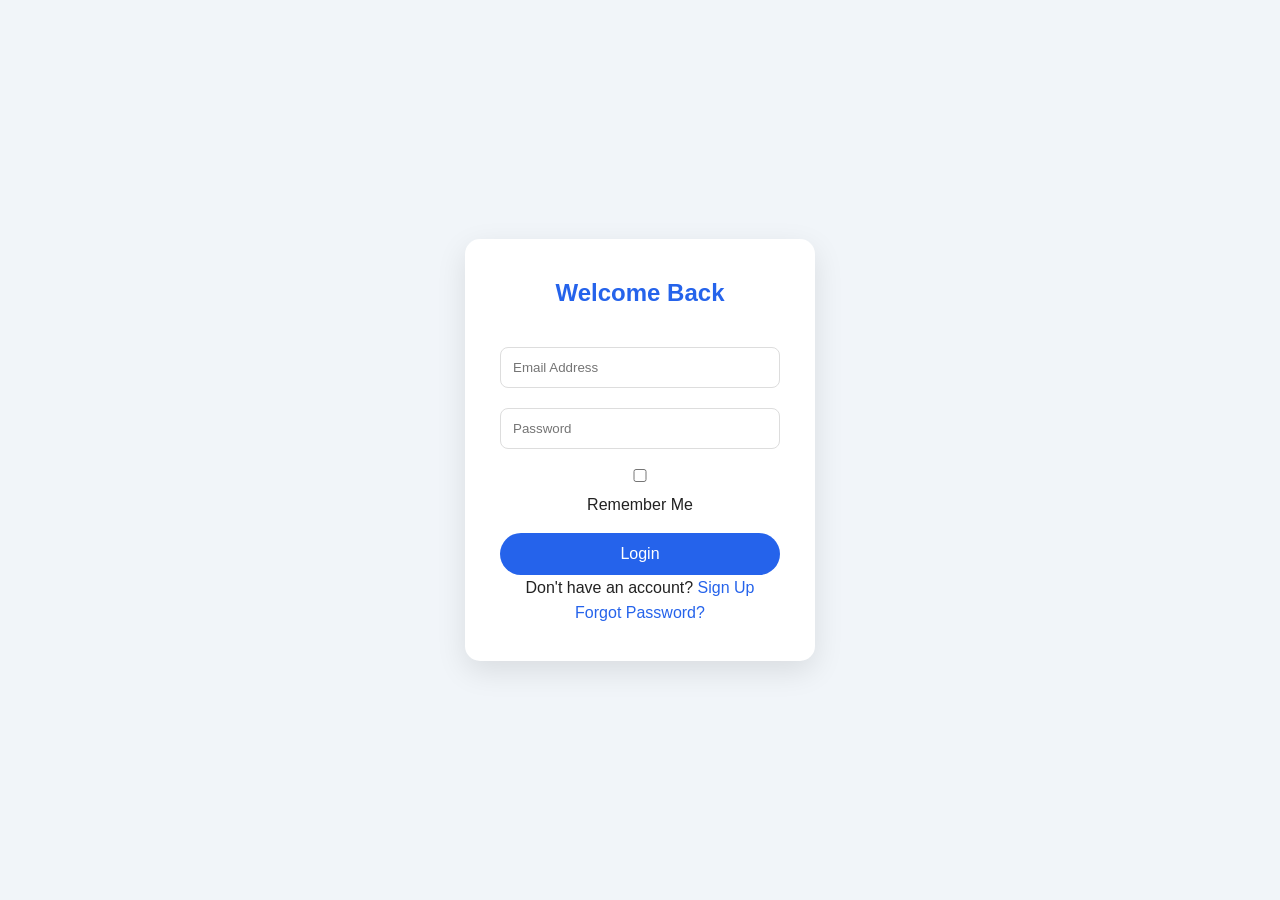
<file: login.html>
<!DOCTYPE html>
<html lang="en">

<head>

    <meta charset="UTF-8">
    <meta name="viewport" content="width=device-width, initial-scale=1.0">

    <title>FinWise | Login</title>

    <link rel="stylesheet" href="style.css">

</head>


<body>


<div class="auth-container">


    <div class="auth-box">


        <h2>Welcome Back</h2>


        <form id="loginForm">


            <input 
                type="email" 
                id="loginEmail" 
                placeholder="Email Address"
                required
            >


            <input 
                type="password" 
                id="loginPassword" 
                placeholder="Password"
                required
            >


            <div class="remember">

                <label>
                    <input type="checkbox">
                    Remember Me
                </label>

            </div>


            <button type="submit">
                Login
            </button>


        </form>


        <p>
            Don't have an account?
            <a href="signup.html">Sign Up</a>
        </p>


        <a href="#" class="forgot">
            Forgot Password?
        </a>


    </div>


</div>


<script src="script.js"></script>


</body>

</html>
</file>
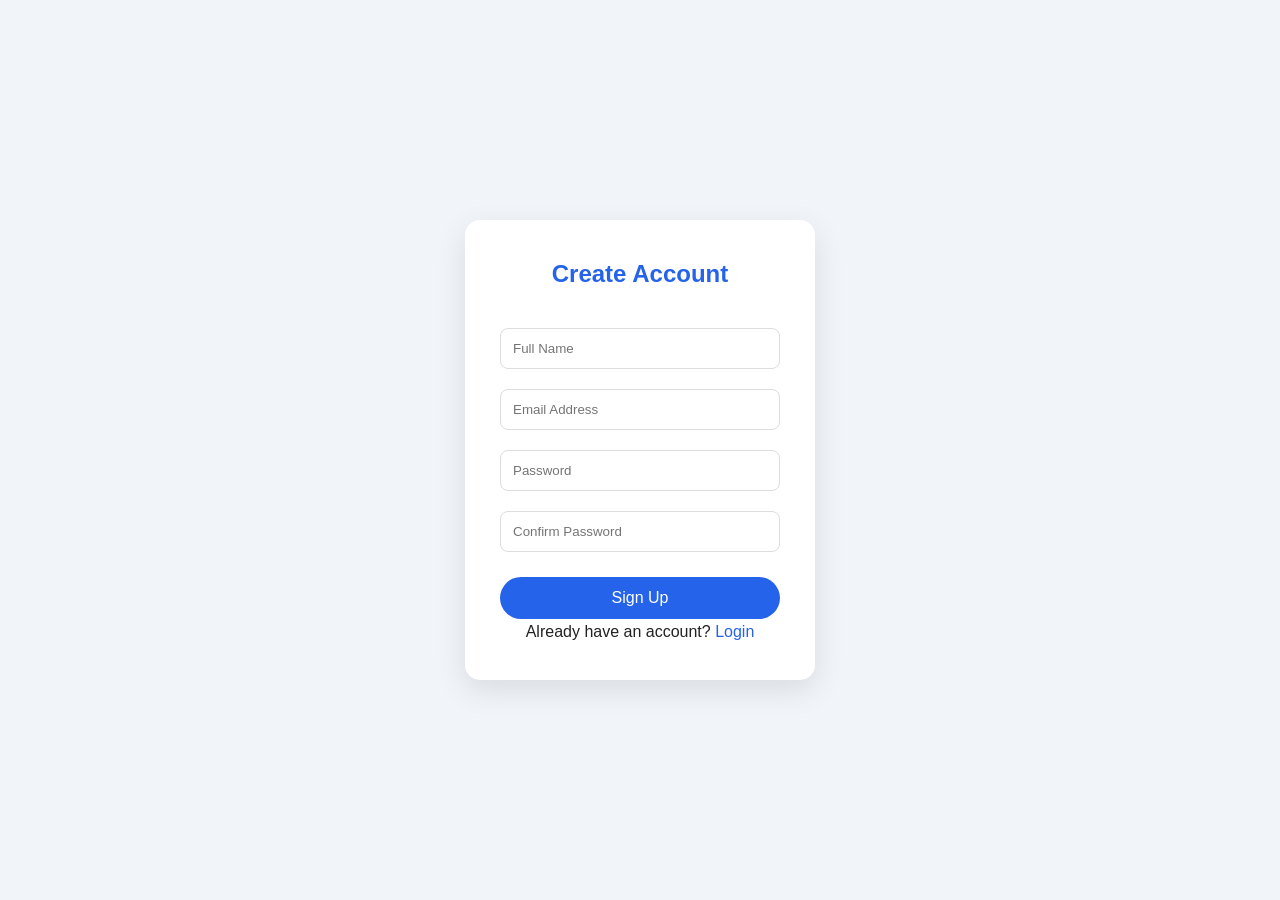
<file: signup.html>
<!DOCTYPE html>
<html lang="en">

<head>
    <meta charset="UTF-8">
    <meta name="viewport" content="width=device-width, initial-scale=1.0">

    <title>FinWise | Sign Up</title>

    <link rel="stylesheet" href="style.css">

</head>

<body>

<div class="auth-container">

    <div class="auth-box">

        <h2>Create Account</h2>

        <form id="signupForm">

            <input 
                type="text" 
                id="name" 
                placeholder="Full Name"
                required
            >

            <input 
                type="email" 
                id="email" 
                placeholder="Email Address"
                required
            >

            <input 
                type="password" 
                id="password" 
                placeholder="Password"
                required
            >

            <input 
                type="password" 
                id="confirmPassword" 
                placeholder="Confirm Password"
                required
            >

            <button type="submit">
                Sign Up
            </button>

        </form>


        <p>
            Already have an account?
            <a href="login.html">Login</a>
        </p>

    </div>

</div>


<script src="script.js"></script>

</body>

</html>
</file>
<file: style.css>
/* =========================
   GOOGLE FONT
========================= */

*{
    margin:0;
    padding:0;
    box-sizing:border-box;
    font-family:'Poppins',sans-serif;
}

html{
    scroll-behavior:smooth;
}

body{
    background:#f7f9fc;
    color:#222;
    line-height:1.6;
}

/* =========================
   HEADER
========================= */

header{
    width:100%;
    background:#fff;
    box-shadow:0 2px 10px rgba(0,0,0,.08);
    position:fixed;
    top:0;
    left:0;
    z-index:1000;
}

.container{
    width:90%;
    max-width:1200px;
    margin:auto;
    display:flex;
    justify-content:space-between;
    align-items:center;
    padding:18px 0;
}

.logo{
    font-size:28px;
    font-weight:700;
    color:#0d6efd;
    display:flex;
    align-items:center;
    gap:10px;
}

nav ul{
    display:flex;
    list-style:none;
    gap:35px;
}

nav ul li a{
    text-decoration:none;
    color:#333;
    font-weight:500;
    transition:.3s;
}

nav ul li a:hover{
    color:#0d6efd;
}

.nav-btn{
    text-decoration:none;
    background:#0d6efd;
    color:#fff;
    padding:10px 22px;
    border-radius:30px;
    transition:.3s;
}

.nav-btn:hover{
    background:#084fc7;
}

/* =========================
   HERO
========================= */

.hero{
    min-height:100vh;
    display:flex;
    justify-content:space-around;
    align-items:center;
    padding:120px 8% 60px;
    background:linear-gradient(135deg,#0d6efd,#4da3ff);
    color:#fff;
    gap:50px;
}

.hero-text{
    flex:1;
}

.hero-text h1{
    font-size:55px;
    margin-bottom:20px;
    line-height:1.2;
}

.hero-text p{
    font-size:18px;
    margin-bottom:35px;
    max-width:600px;
}

.hero-buttons{
    display:flex;
    gap:20px;
}

.btn,
.btn2{
    text-decoration:none;
    padding:14px 28px;
    border-radius:40px;
    font-weight:600;
    transition:.3s;
}

.btn{
    background:#fff;
    color:#0d6efd;
}

.btn:hover{
    transform:translateY(-4px);
}

.btn2{
    border:2px solid #fff;
    color:#fff;
}

.btn2:hover{
    background:#fff;
    color:#0d6efd;
}

.hero-image{
    flex:1;
    display:flex;
    justify-content:center;
}

.hero-image img{
    width:100%;
    max-width:500px;
    border-radius:20px;
    box-shadow:0 20px 40px rgba(0,0,0,.25);
}

/* =========================
   FEATURES
========================= */

.features{
    padding:90px 8%;
    text-align:center;
}

.features h2{
    font-size:40px;
    margin-bottom:50px;
}

.feature-container{
    display:grid;
    grid-template-columns:repeat(auto-fit,minmax(250px,1fr));
    gap:30px;
}

.card{
    background:#fff;
    padding:35px;
    border-radius:15px;
    box-shadow:0 10px 25px rgba(0,0,0,.08);
    transition:.4s;
}

.card:hover{
    transform:translateY(-10px);
}

.card i{
    font-size:45px;
    color:#0d6efd;
    margin-bottom:20px;
}

.card h3{
    margin-bottom:15px;
}

/* =========================
   WHY CHOOSE US
========================= */

.why{
    padding:90px 8%;
    display:flex;
    align-items:center;
    justify-content:center;
    gap:60px;
    background:#fff;
}

.why-image img{
    width:500px;
    max-width:100%;
    border-radius:20px;
}

.why-text{
    max-width:600px;
}

.why-text h2{
    font-size:40px;
    margin-bottom:20px;
}

.why-text p{
    margin-bottom:20px;
}

.why-text ul{
    list-style:none;
}

.why-text li{
    margin:12px 0;
    font-size:18px;
}

/* =========================
   PRICING
========================= */

.plans{
    padding:90px 8%;
    text-align:center;
}

.plans h2{
    font-size:40px;
    margin-bottom:50px;
}

.plan-container{
    display:grid;
    grid-template-columns:repeat(auto-fit,minmax(270px,1fr));
    gap:35px;
}

.plan{
    background:#fff;
    padding:40px;
    border-radius:18px;
    box-shadow:0 10px 25px rgba(0,0,0,.08);
    transition:.4s;
}

.plan:hover{
    transform:translateY(-10px);
}

.popular{
    background:#0d6efd;
    color:#fff;
}

.plan h1{
    margin:20px 0;
    font-size:42px;
}

.plan p{
    margin:15px 0;
}

.plan button{
    margin-top:25px;
    padding:12px 28px;
    border:none;
    border-radius:30px;
    cursor:pointer;
    background:#0d6efd;
    color:#fff;
    font-size:16px;
}

.popular button{
    background:#fff;
    color:#0d6efd;
}

/* =========================
   TESTIMONIALS
========================= */

.testimonials{
    padding:90px 8%;
    background:#eef5ff;
    text-align:center;
}

.testimonials h2{
    font-size:40px;
    margin-bottom:45px;
}

.testimonial-container{
    display:grid;
    grid-template-columns:repeat(auto-fit,minmax(280px,1fr));
    gap:30px;
}

.review{
    background:#fff;
    padding:30px;
    border-radius:15px;
    box-shadow:0 10px 25px rgba(0,0,0,.08);
}

.review p{
    font-style:italic;
    margin-bottom:20px;
}

/* =========================
   CONTACT
========================= */

.contact{
    padding:90px 8%;
    text-align:center;
    background:#fff;
}

.contact h2{
    font-size:40px;
    margin-bottom:25px;
}

.contact p{
    margin:10px 0;
}

.contact .btn{
    display:inline-block;
    margin-top:30px;
    background:#0d6efd;
    color:#fff;
}

/* =========================
   FOOTER
========================= */

footer{
    background:#111827;
    color:#fff;
    text-align:center;
    padding:25px;
}

/* =========================
   RESPONSIVE DESIGN
========================= */

@media(max-width:992px){

    .hero,
    .why{
        flex-direction:column;
        text-align:center;
    }

    .hero-text h1{
        font-size:42px;
    }

    .why-text{
        max-width:100%;
    }

}

@media(max-width:768px){

    .container{
        flex-direction:column;
        gap:20px;
    }

    nav ul{
        flex-wrap:wrap;
        justify-content:center;
        gap:18px;
    }

    .hero{
        padding-top:170px;
    }

    .hero-buttons{
        justify-content:center;
        flex-wrap:wrap;
    }

    .hero-text h1{
        font-size:36px;
    }

    .features h2,
    .plans h2,
    .testimonials h2,
    .contact h2,
    .why-text h2{
        font-size:32px;
    }

}
.signup-nav{
    background:#2c7be5;
    color:#fff !important;
    padding:10px 18px;
    border-radius:25px;
    transition:0.3s;
}

.signup-nav:hover{
    background:#1b5fc5;
}
.auth-buttons{
    display:flex;
    gap:15px;
}


.login-btn,
.signup-btn{

    text-decoration:none;
    padding:10px 22px;
    border-radius:25px;
    font-weight:600;
}


.login-btn{

    border:2px solid #2563eb;
    color:#2563eb;

}


.signup-btn{

    background:#2563eb;
    color:white;

}


/* Mobile Responsive */

@media(max-width:768px){

    .container{

        flex-direction:column;
        gap:20px;

    }


    nav ul{

        flex-direction:column;
        text-align:center;

    }


    .auth-buttons{

        width:100%;
        justify-content:center;

    }


    .login-btn,
    .signup-btn{

        width:120px;
        text-align:center;

    }

}
.auth-container{

    min-height:100vh;
    display:flex;
    justify-content:center;
    align-items:center;
    background:#f1f5f9;

}


.auth-box{

    background:white;
    width:350px;
    padding:35px;
    border-radius:15px;
    box-shadow:0 10px 30px rgba(0,0,0,0.1);
    text-align:center;

}


.auth-box h2{

    color:#2563eb;
    margin-bottom:25px;

}


.auth-box input{

    width:100%;
    padding:12px;
    margin:10px 0;
    border:1px solid #ddd;
    border-radius:8px;
    outline:none;

}


.auth-box button{

    width:100%;
    padding:12px;
    margin-top:15px;
    background:#2563eb;
    color:white;
    border:none;
    border-radius:25px;
    cursor:pointer;
    font-size:16px;

}


.auth-box button:hover{

    background:#1d4ed8;

}


.auth-box a{

    color:#2563eb;
    text-decoration:none;

}
</file>
